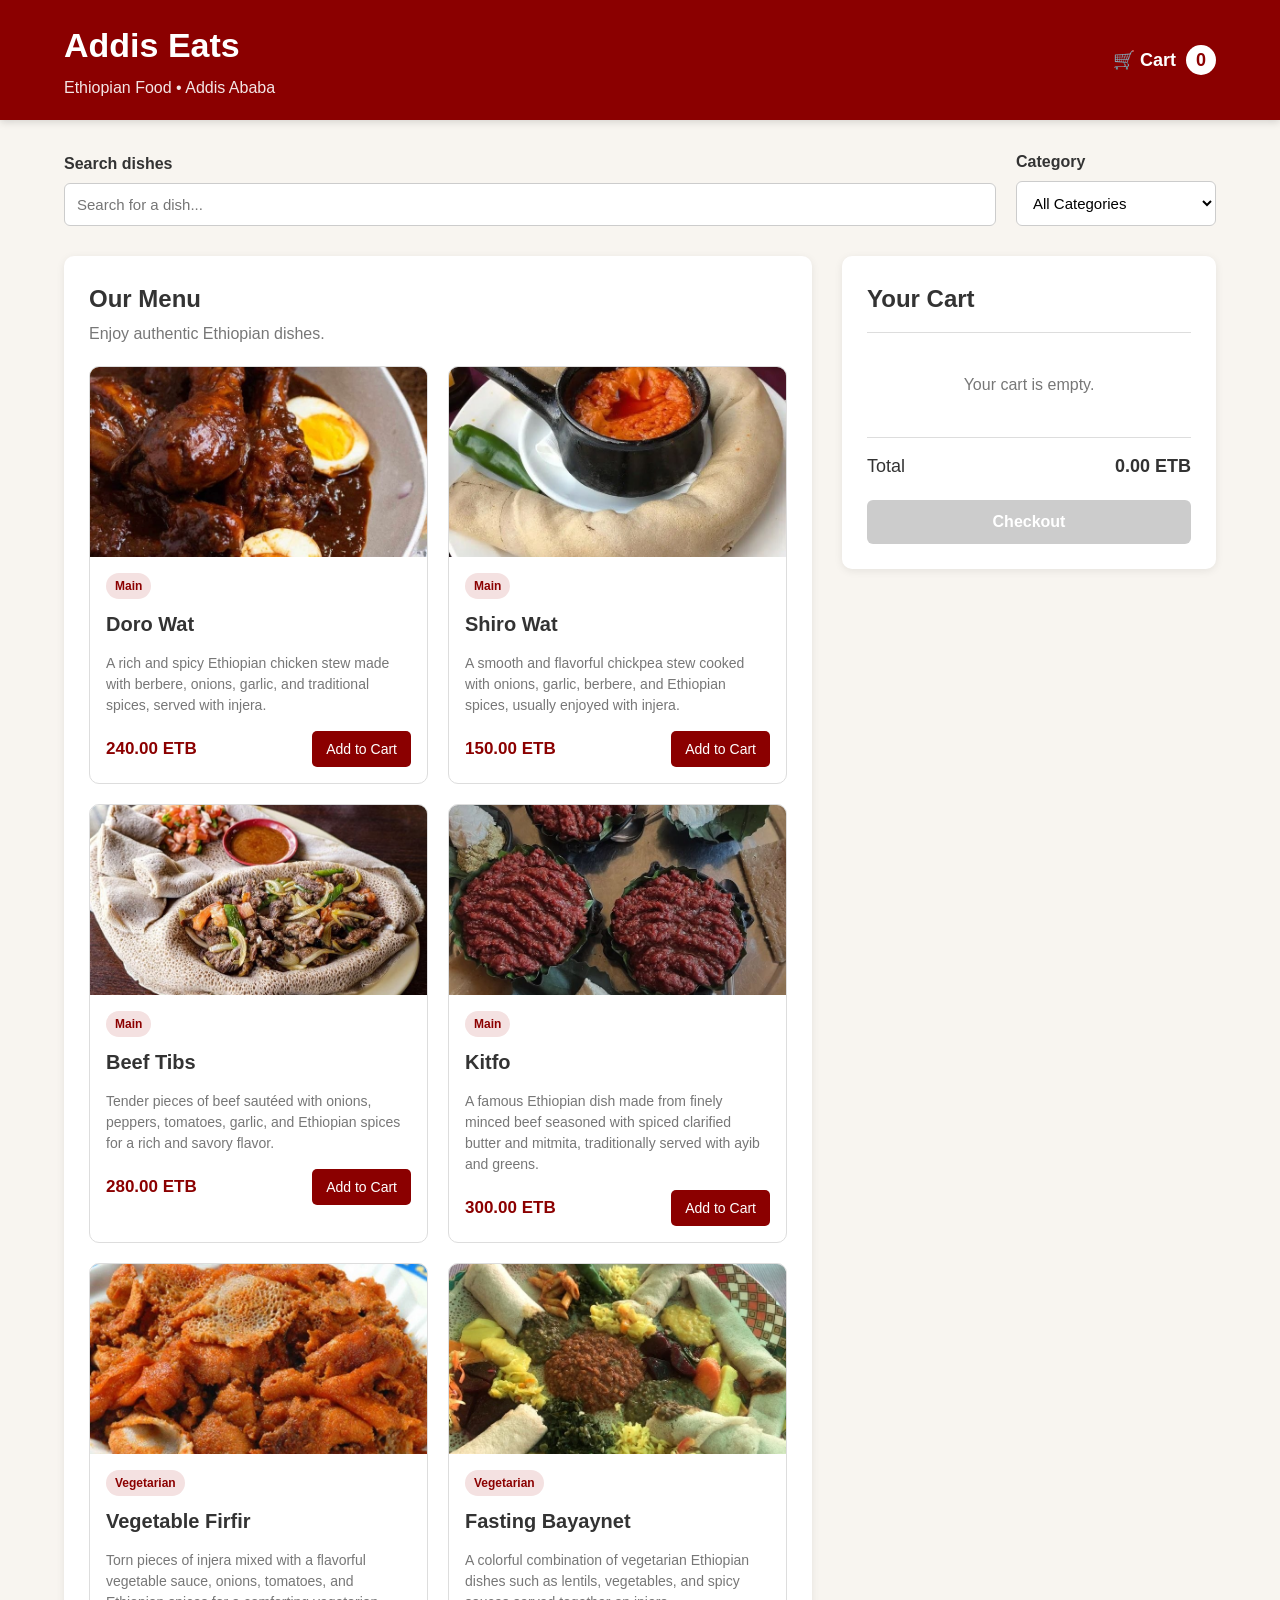
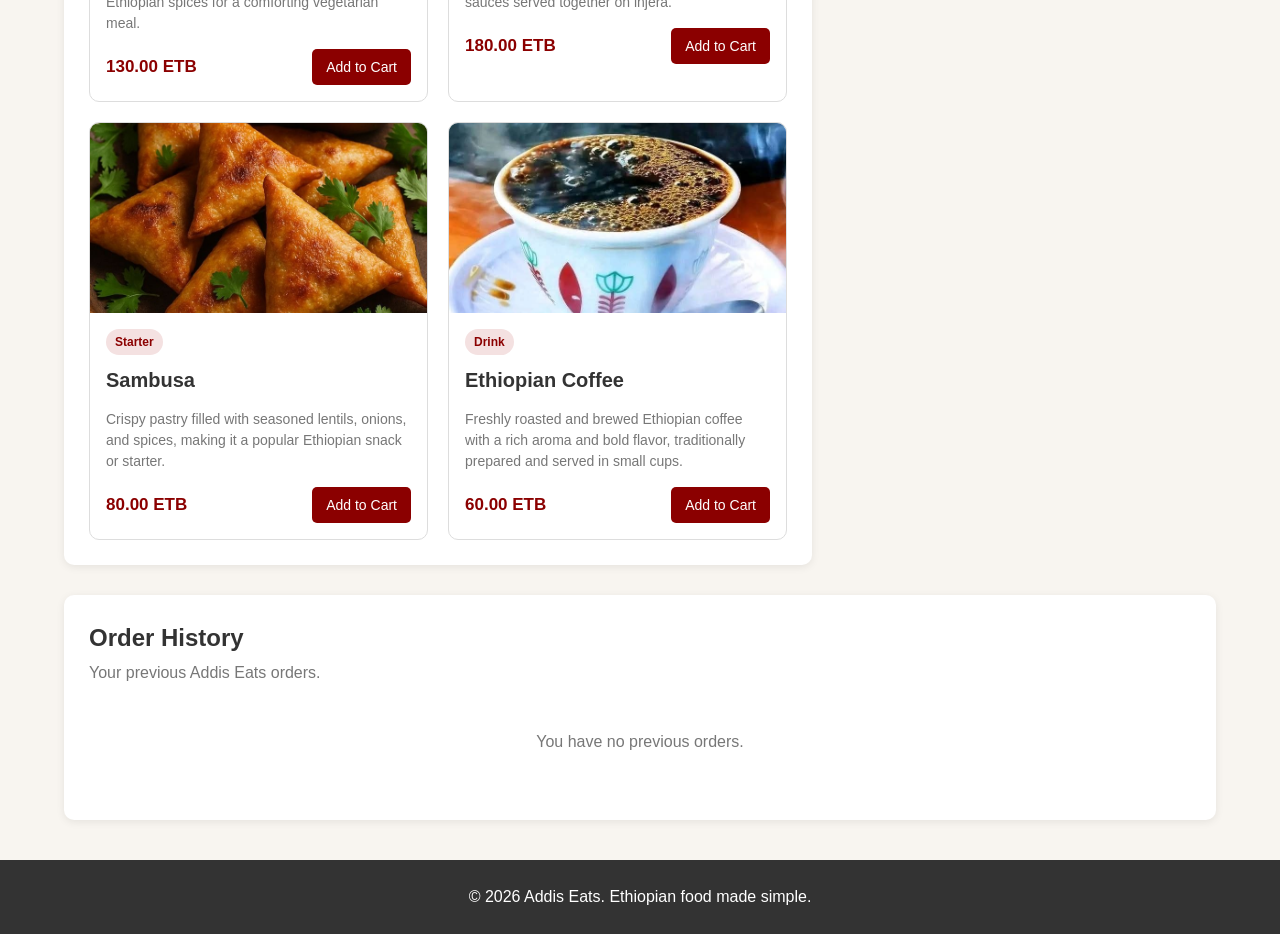
<file: practice/Addis-Eats/index.html>
<!DOCTYPE html>
<html lang="en">

<head>

    <meta charset="UTF-8">

    <meta
        name="viewport"
        content="width=device-width, initial-scale=1.0"
    >

    <title>Addis Eats</title>

    <link
        rel="stylesheet"
        href="styles.css"
    >

</head>


<body>


    <!-- =========================
         Header
    ========================== -->

    <header class="site-header">

        <div class="container header-content">

            <div>

                <h1>Addis Eats</h1>

                <p>
                    Ethiopian Food • Addis Ababa
                </p>

            </div>


            <div class="cart-summary">

                <span>🛒 Cart</span>

                <span
                    id="cart-count"
                    class="cart-count"
                >
                    0
                </span>

            </div>

        </div>

    </header>



    <main class="container">


        <!-- =========================
             Search and Filter
        ========================== -->

        <section class="controls">

            <div class="search-group">

                <label for="search">
                    Search dishes
                </label>

                <input
                    type="search"
                    id="search"
                    placeholder="Search for a dish..."
                >

            </div>


            <div class="category-group">

                <label for="category">
                    Category
                </label>

                <select id="category">

                    <option value="All">
                        All Categories
                    </option>

                </select>

            </div>

        </section>



        <!-- =========================
             Main Content
        ========================== -->

        <div class="app-layout">


            <!-- Menu -->

            <section class="menu-section">

                <div class="section-heading">

                    <div>

                        <h2>
                            Our Menu
                        </h2>

                        <p>
                            Enjoy authentic Ethiopian dishes.
                        </p>

                    </div>

                    <p id="menu-status"></p>

                </div>


                <div
                    id="menu-grid"
                    class="menu-grid"
                ></div>

            </section>



            <!-- Cart -->

            <aside class="cart-section">

                <div class="cart-header">

                    <h2>
                        Your Cart
                    </h2>

                </div>


                <div id="cart-items">

                    <p class="empty-cart">
                        Your cart is empty.
                    </p>

                </div>


                <div class="cart-total">

                    <span>
                        Total
                    </span>

                    <strong id="cart-total">
                        0.00 ETB
                    </strong>

                </div>


                <button
                    type="button"
                    id="checkout-button"
                    class="checkout-button"
                    disabled
                >
                    Checkout
                </button>

            </aside>

        </div>



        <!-- =========================
             Checkout
        ========================== -->

        <section
            id="checkout-section"
            class="checkout-section hidden"
        >

            <h2>
                Checkout
            </h2>

            <p class="section-description">
                Enter your information to complete your order.
            </p>


            <form id="checkout-form">


                <div class="form-group">

                    <label for="customer-name">
                        Full Name
                    </label>

                    <input
                        type="text"
                        id="customer-name"
                        placeholder="Enter your full name"
                        required
                    >

                </div>



                <div class="form-group">

                    <label for="customer-phone">
                        Phone Number
                    </label>

                    <input
                        type="tel"
                        id="customer-phone"
                        placeholder="09XXXXXXXX"
                        required
                    >

                    <small>
                        Example: 0912345678
                    </small>

                </div>



                <div class="form-group">

                    <label for="customer-address">
                        Delivery Address
                    </label>

                    <textarea
                        id="customer-address"
                        placeholder="Enter your delivery address"
                        rows="4"
                        required
                    ></textarea>

                </div>



                <p id="checkout-message"></p>


                <button
                    type="submit"
                    class="place-order-button"
                >
                    Place Order
                </button>

            </form>

        </section>



        <!-- =========================
             Order Confirmation
        ========================== -->

        <section
            id="order-confirmation"
            class="order-confirmation hidden"
        ></section>



        <!-- =========================
             Order History
        ========================== -->

        <section
            id="order-history"
            class="order-history"
        >

            <div class="section-heading">

                <div>

                    <h2>
                        Order History
                    </h2>

                    <p>
                        Your previous Addis Eats orders.
                    </p>

                </div>

            </div>


            <div id="order-history-list">

                <p class="empty-history">
                    You have no previous orders.
                </p>

            </div>

        </section>


    </main>



    <!-- =========================
         Footer
    ========================== -->

    <footer class="site-footer">

        <div class="container">

            <p>
                &copy; 2026 Addis Eats.
                Ethiopian food made simple.
            </p>

        </div>

    </footer>



    <script src="app.js"></script>

</body>

</html>
</file>
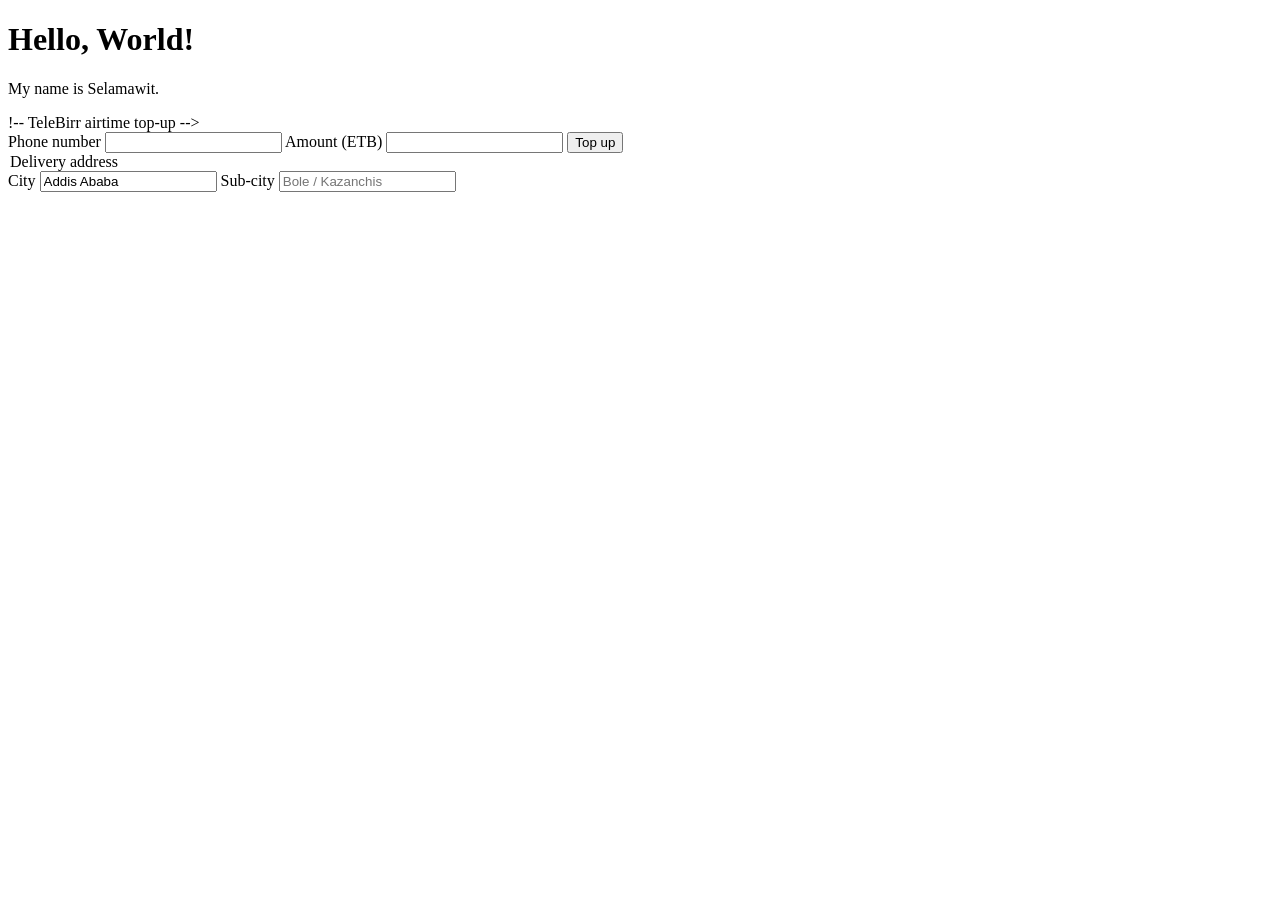
<file: practice/Day11/index.html>
<!DOCTYPE html>
<html>
<head>
    <title>My First Website</title>
</head>

<body>

    <h1>Hello, World!</h1>

    <p>My name is Selamawit.</p>

</body>
</html>
!-- TeleBirr airtime top-up -->
<form action="/topup" method="post">
<label for="phone">Phone number</label>
<input id="phone" name="msisdn"
type="tel" required>
<label for="amt">Amount (ETB)</label>
<input id="amt" name="amount"
type="number" min="10">
<button type="submit">Top up</button>
</form
<fieldset>
<legend>Delivery address</legend>
<label for="city">City</label>
<input id="city" name="city"
value="Addis Ababa">
<label for="area">Sub-city</label>
<input id="area" name="area"
placeholder="Bole / Kazanchis">
</fieldset>
<!-- label.for === input.id --
</file>
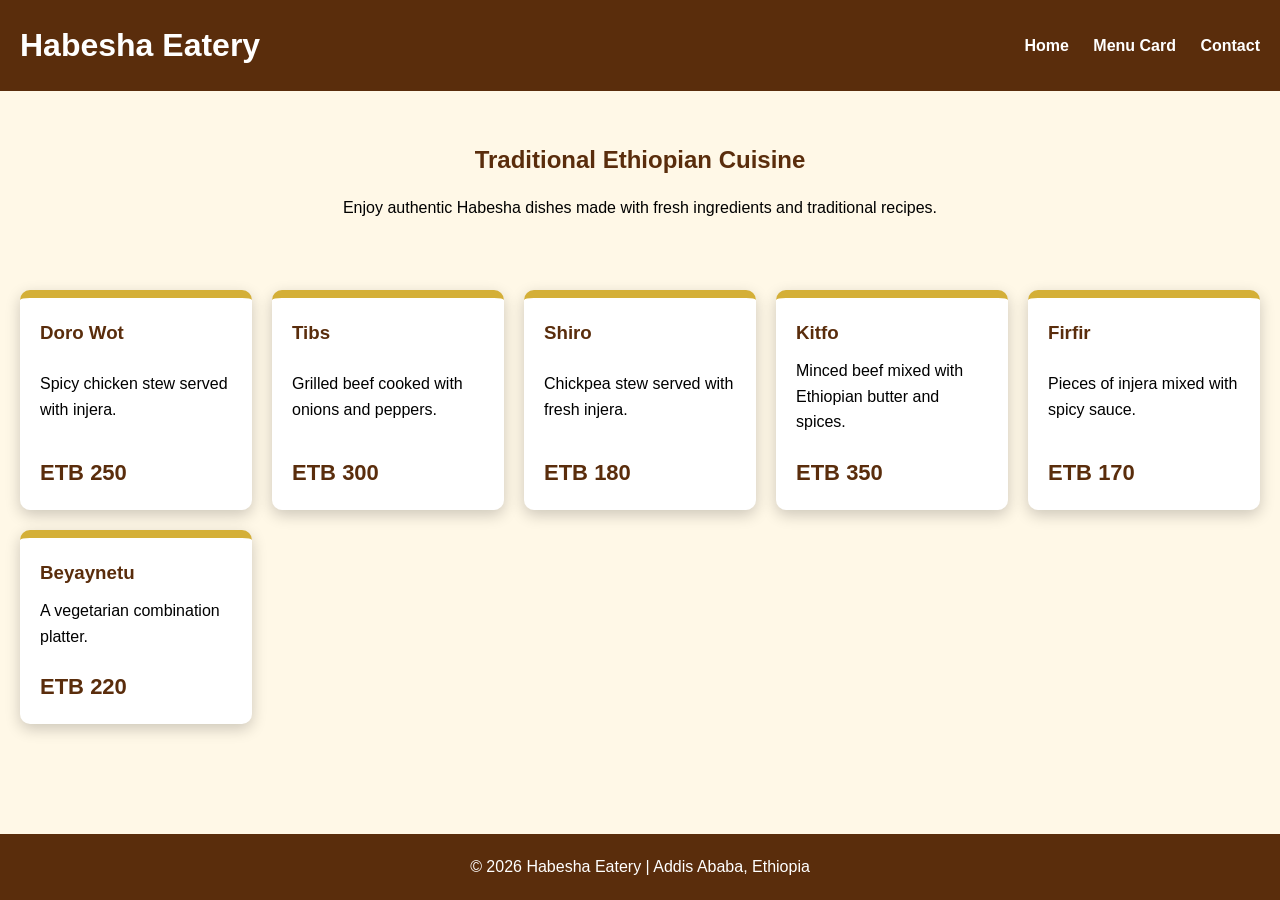
<file: practice/Day14/index.html>
<!DOCTYPE html>
<html lang="en">
<head>
    <meta charset="UTF-8">
    <meta name="viewport" content="width=device-width, initial-scale=1.0">
    <title>Habesha Eatery</title>
    <link rel="stylesheet" href="styles.css">
</head>

<body>

<div class="page">

    <header class="navbar">

        <h1>Habesha Eatery</h1>

        <nav>
            <a href="../Day12/index.html">Home</a>
            <a href="../Day13/menu.html">Menu Card</a>
            <a href="#">Contact</a>
        </nav>

    </header>

    <main>

        <section class="hero">

            <h2>Traditional Ethiopian Cuisine</h2>

            <p>
                Enjoy authentic Habesha dishes made with fresh ingredients
                and traditional recipes.
            </p>

        </section>

        <section class="menu">

            <div class="card">
                <h3>Doro Wot</h3>
                <p>Spicy chicken stew served with injera.</p>
                <span class="price">250</span>
            </div>

            <div class="card">
                <h3>Tibs</h3>
                <p>Grilled beef cooked with onions and peppers.</p>
                <span class="price">300</span>
            </div>

            <div class="card">
                <h3>Shiro</h3>
                <p>Chickpea stew served with fresh injera.</p>
                <span class="price">180</span>
            </div>

            <div class="card">
                <h3>Kitfo</h3>
                <p>Minced beef mixed with Ethiopian butter and spices.</p>
                <span class="price">350</span>
            </div>

            <div class="card">
                <h3>Firfir</h3>
                <p>Pieces of injera mixed with spicy sauce.</p>
                <span class="price">170</span>
            </div>

            <div class="card">
                <h3>Beyaynetu</h3>
                <p>A vegetarian combination platter.</p>
                <span class="price">220</span>
            </div>

        </section>

    </main>

    <footer>

        <p>© 2026 Habesha Eatery | Addis Ababa, Ethiopia</p>

    </footer>

</div>

</body>
</html>
</file>
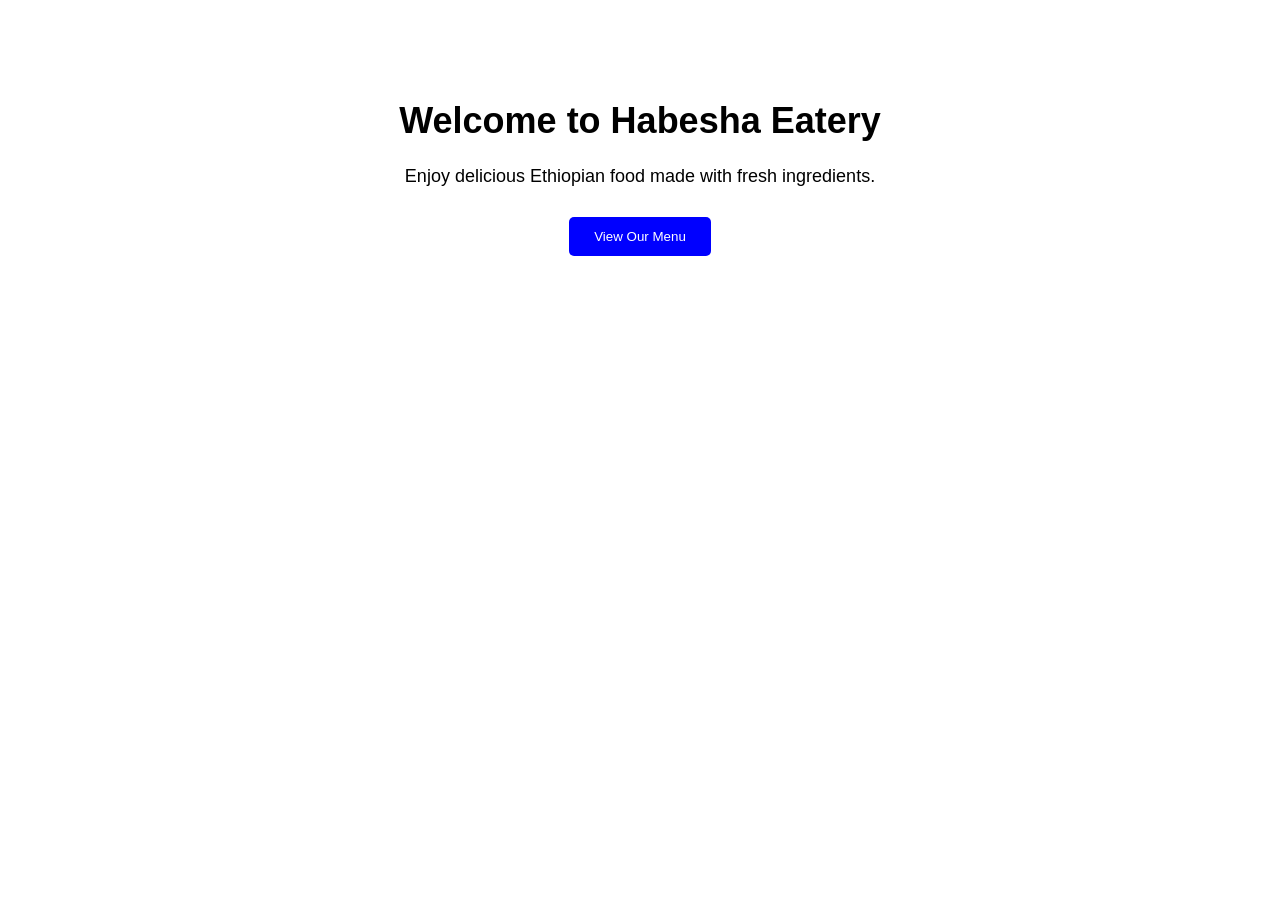
<file: practice/Day15/index.html>
<!DOCTYPE html>
<html lang="en">
<head>
    <meta charset="UTF-8">
    <meta name="viewport" content="width=device-width, initial-scale=1.0">
    <title>Habesha Eatery</title>

    <link rel="stylesheet" href="style.css">
</head>

<body>

    <h1>Welcome to Habesha Eatery</h1>

    <p>
        Enjoy delicious Ethiopian food made with fresh ingredients.
    </p>

    <button class="my-button">View Our Menu</button>

</body>
</html>
</file>
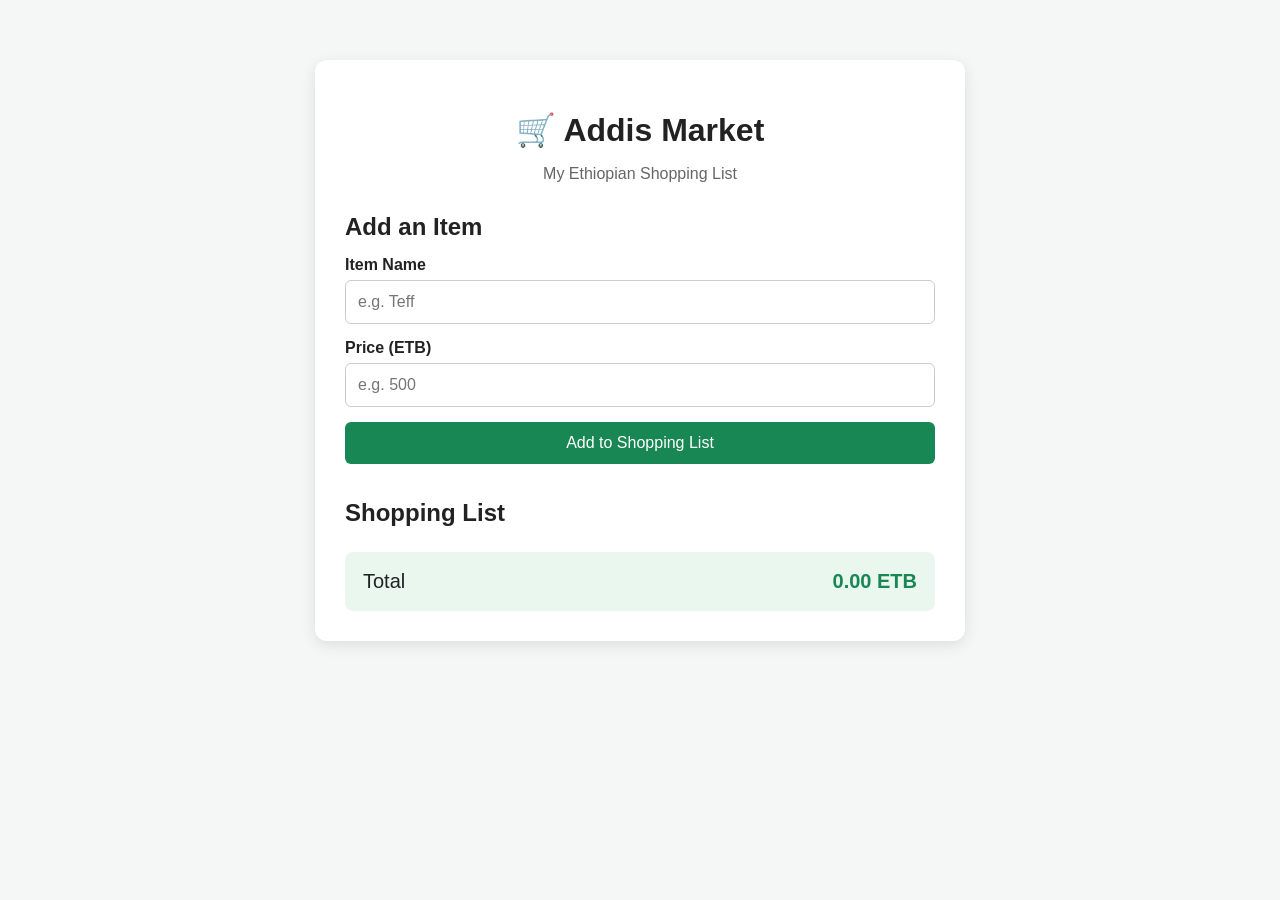
<file: practice/Day19/index.html>
<!DOCTYPE html>
<html lang="en">
<head>
    <meta charset="UTF-8">
    <meta name="viewport" content="width=device-width, initial-scale=1.0">

    <title>Addis Market Shopping List</title>

    <link rel="stylesheet" href="styles.css">
</head>

<body>

    <main class="container">

        <header>
            <h1>🛒 Addis Market</h1>
            <p>My Ethiopian Shopping List</p>
        </header>


        <!-- ADD ITEM FORM -->

        <section class="form-section">

            <h2>Add an Item</h2>

            <form id="add-form">

                <div class="input-group">

                    <label for="name">
                        Item Name
                    </label>

                    <input
                        type="text"
                        id="name"
                        placeholder="e.g. Teff"
                    >

                </div>


                <div class="input-group">

                    <label for="price">
                        Price (ETB)
                    </label>

                    <input
                        type="number"
                        id="price"
                        placeholder="e.g. 500"
                        min="0.01"
                        step="0.01"
                    >

                </div>


                <button type="submit">
                    Add to Shopping List
                </button>

            </form>

        </section>


        <!-- SHOPPING LIST -->

        <section class="shopping-section">

            <h2>Shopping List</h2>

            <ul id="list"></ul>

        </section>


        <!-- TOTAL -->

        <section class="total-section">

            <span>Total</span>

            <strong id="total">
                0.00 ETB
            </strong>

        </section>

    </main>


    <script src="app.js"></script>

</body>
</html>
</file>
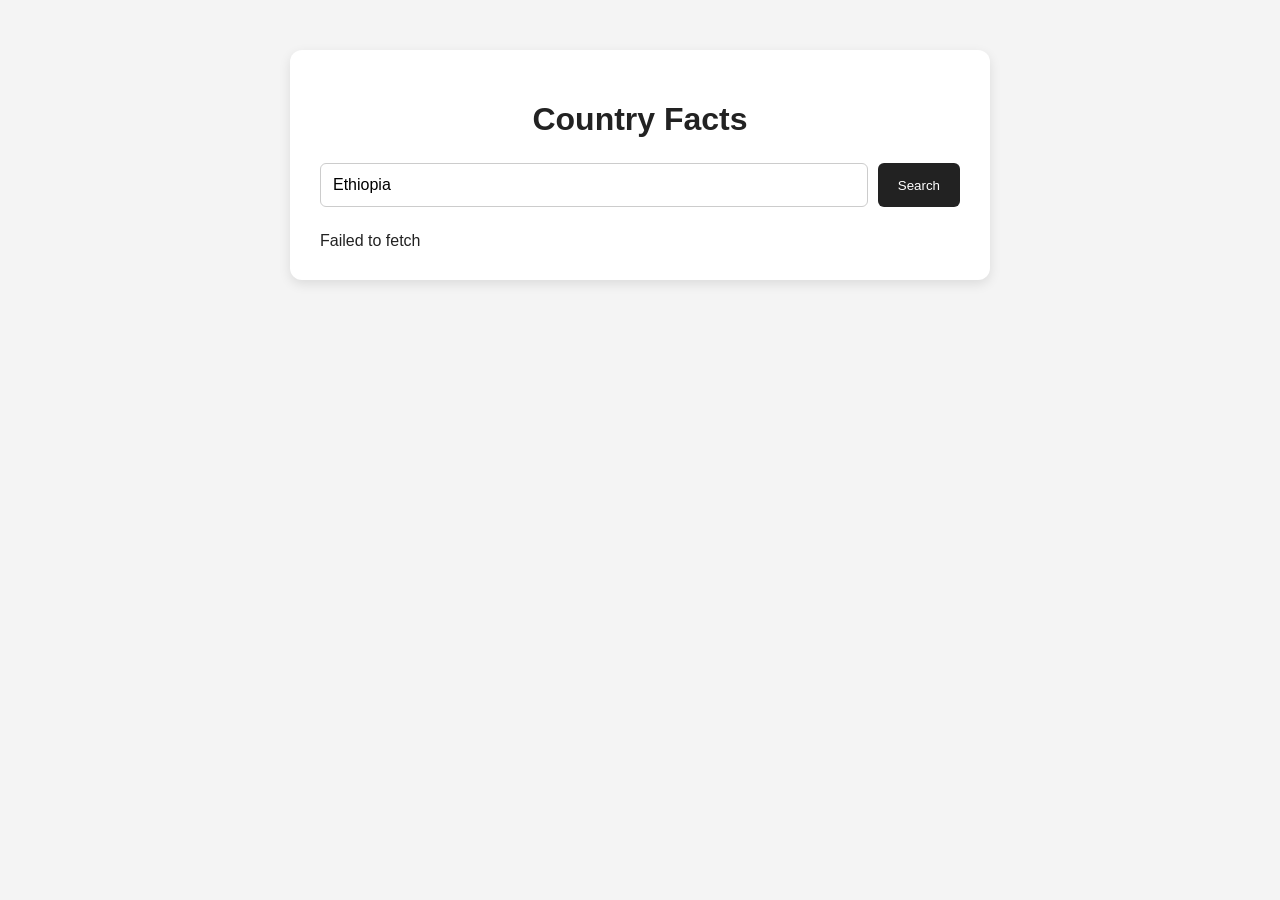
<file: practice/Day20/index.html>
<!DOCTYPE html>
<html lang="en">
<head>
    <meta charset="UTF-8">
    <meta name="viewport" content="width=device-width, initial-scale=1.0">
    <title>Country Facts</title>
    <link rel="stylesheet" href="styles.css">
</head>
<body>

    <main class="container">
        <h1>Country Facts</h1>

        <form id="searchForm">
            <input
                type="text"
                id="countryInput"
                placeholder="Enter country name"
                value="Ethiopia"
                required
            >

            <button type="submit">Search</button>
        </form>

        <section id="facts">
            <p>Loading...</p>
        </section>
    </main>

    <script src="app.js"></script>
</body>
</html>
</file>
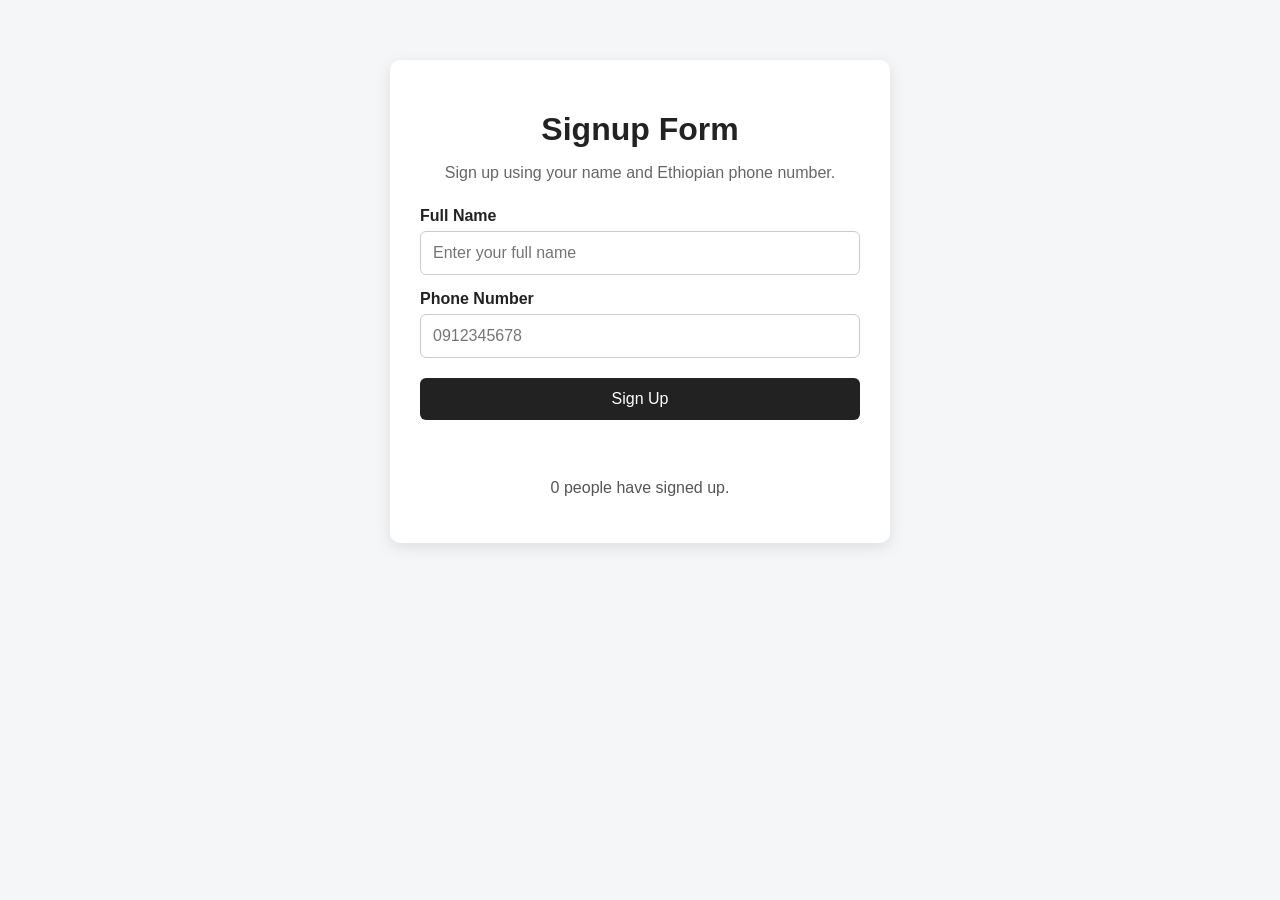
<file: practice/Day21/index.html>
<!DOCTYPE html>
<html lang="en">
<head>
    <meta charset="UTF-8">
    <meta name="viewport" content="width=device-width, initial-scale=1.0">
    <title>Signup Form</title>

    <style>
        * {
            box-sizing: border-box;
        }

        body {
            margin: 0;
            font-family: Arial, sans-serif;
            background: #f4f6f8;
            color: #222;
        }

        .container {
            width: 90%;
            max-width: 500px;
            margin: 60px auto;
            background: white;
            padding: 30px;
            border-radius: 10px;
            box-shadow: 0 4px 15px rgba(0, 0, 0, 0.1);
        }

        h1 {
            text-align: center;
            margin-bottom: 10px;
        }

        .description {
            text-align: center;
            color: #666;
            margin-bottom: 25px;
        }

        label {
            display: block;
            margin-top: 15px;
            margin-bottom: 6px;
            font-weight: bold;
        }

        input {
            width: 100%;
            padding: 12px;
            border: 1px solid #ccc;
            border-radius: 6px;
            font-size: 16px;
        }

        button {
            width: 100%;
            padding: 12px;
            margin-top: 20px;
            border: none;
            border-radius: 6px;
            background: #222;
            color: white;
            font-size: 16px;
            cursor: pointer;
        }

        button:hover {
            background: #444;
        }

        #error {
            min-height: 24px;
            margin-top: 15px;
            color: #c62828;
            font-weight: bold;
        }

        #count {
            margin-top: 20px;
            text-align: center;
            color: #555;
        }
    </style>
</head>

<body>

    <main class="container">

        <h1>Signup Form</h1>

        <p class="description">
            Sign up using your name and Ethiopian phone number.
        </p>

        <form id="signup-form">

            <label for="name">Full Name</label>
            <input
                type="text"
                id="name"
                placeholder="Enter your full name"
            >

            <label for="phone">Phone Number</label>
            <input
                type="tel"
                id="phone"
                placeholder="0912345678"
            >

            <button type="submit">Sign Up</button>

            <p id="error"></p>

        </form>

        <p id="count">0 people have signed up.</p>

    </main>

    <script src="app.js"></script>

</body>
</html>
</file>
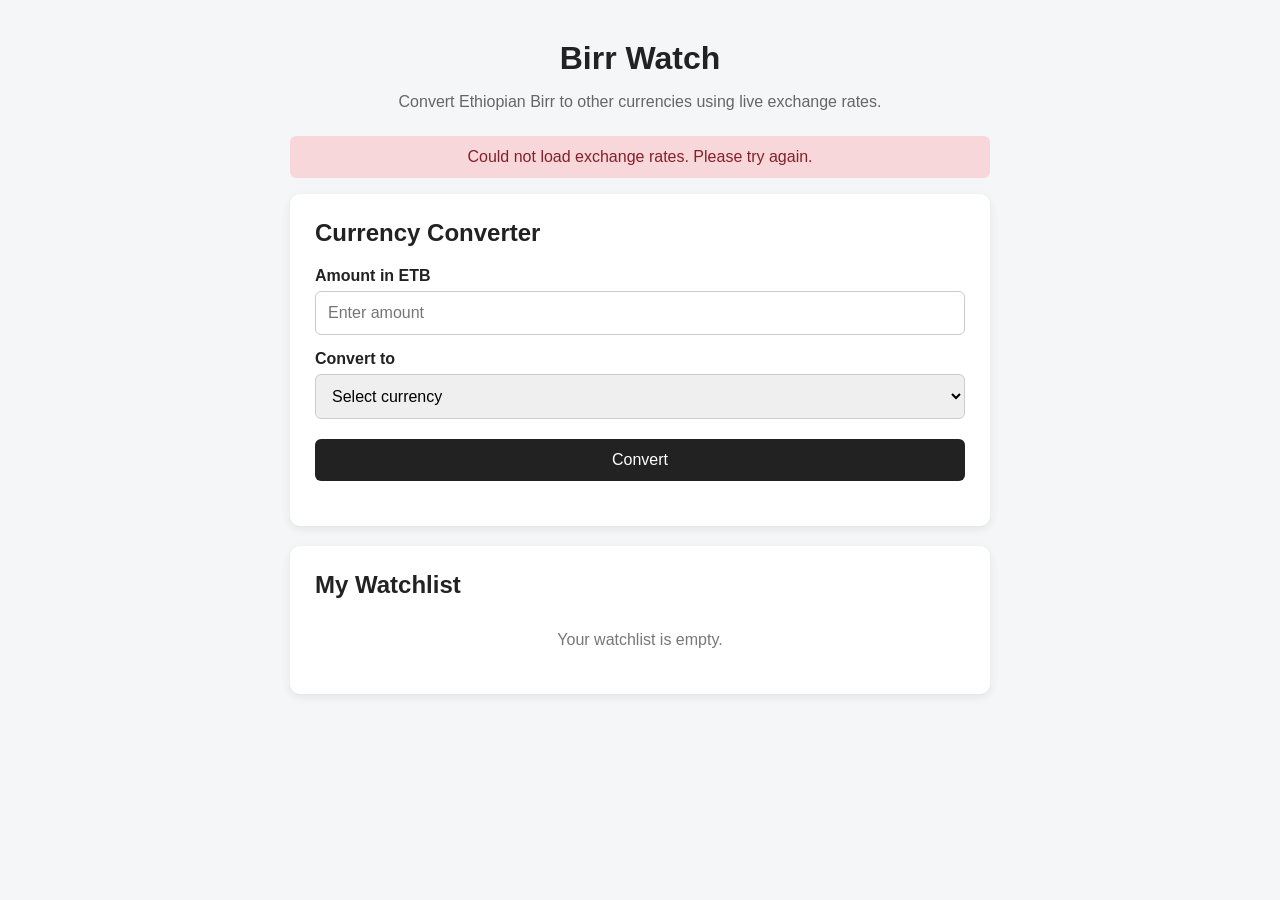
<file: practice/Day22/index.html>
<!DOCTYPE html>
<html lang="en">
<head>
    <meta charset="UTF-8">
    <meta name="viewport" content="width=device-width, initial-scale=1.0">
    <title>Birr Watch</title>
    <link rel="stylesheet" href="styles.css">
</head>
<body>

    <main class="container">

        <header>
            <h1>Birr Watch</h1>
            <p>Convert Ethiopian Birr to other currencies using live exchange rates.</p>
        </header>

        <!-- Status -->
        <p id="status" class="status">Loading rates...</p>

        <!-- Converter -->
        <section class="card">
            <h2>Currency Converter</h2>

            <form id="convert-form">

                <label for="amount">Amount in ETB</label>
                <input
                    type="number"
                    id="amount"
                    min="0"
                    step="0.01"
                    placeholder="Enter amount"
                    required
                >

                <label for="currency">Convert to</label>
                <select id="currency" required>
                    <option value="">Select currency</option>
                </select>

                <button type="submit">Convert</button>

            </form>

            <p id="result" class="result"></p>
        </section>

        <!-- Watchlist -->
        <section class="card">
            <h2>My Watchlist</h2>

            <ul id="watchlist">
                <li class="empty">Your watchlist is empty.</li>
            </ul>
        </section>

    </main>

    <script src="app.js"></script>
</body>
</html>
</file>
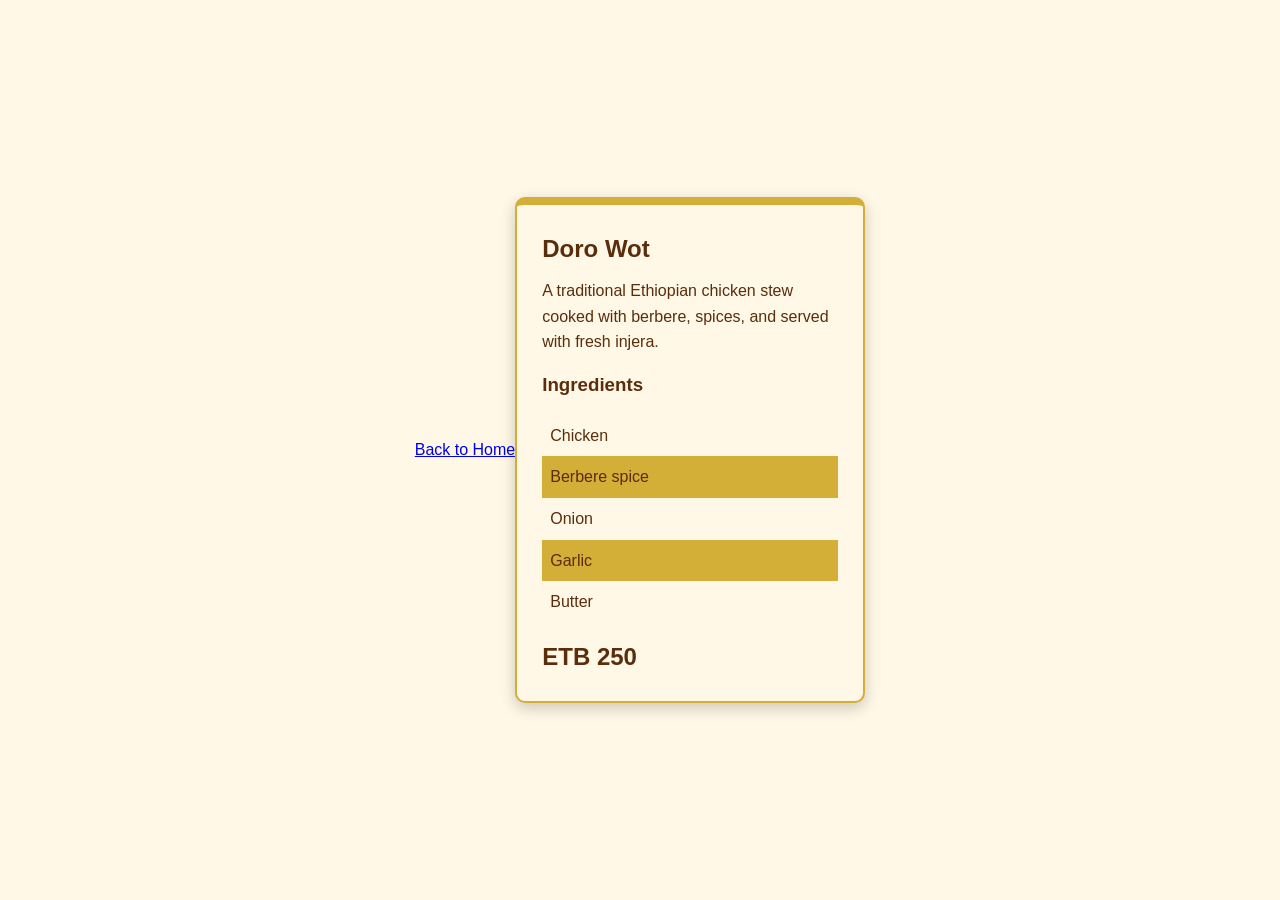
<file: practice/Day13/menu.html>
<!DOCTYPE html>
<html lang="en">
<head>
    <meta charset="UTF-8">
    <meta name="viewport" content="width=device-width, initial-scale=1.0">
    <title>Habesha Eatery Menu</title>
    <link rel="stylesheet" href="styles.css">
</head>

<body>
<a href="../Day12/index.html">Back to Home</a>
    <div class="menu-card">

        <h2>Doro Wot</h2>

        <p class="description">
            A traditional Ethiopian chicken stew cooked with berbere,
            spices, and served with fresh injera.
        </p>

        <h3>Ingredients</h3>

        <ul class="ingredients">
            <li>Chicken</li>
            <li>Berbere spice</li>
            <li>Onion</li>
            <li>Garlic</li>
            <li>Butter</li>
        </ul>

        <p class="price">250</p>

    </div>

</body>
</html>
</file>
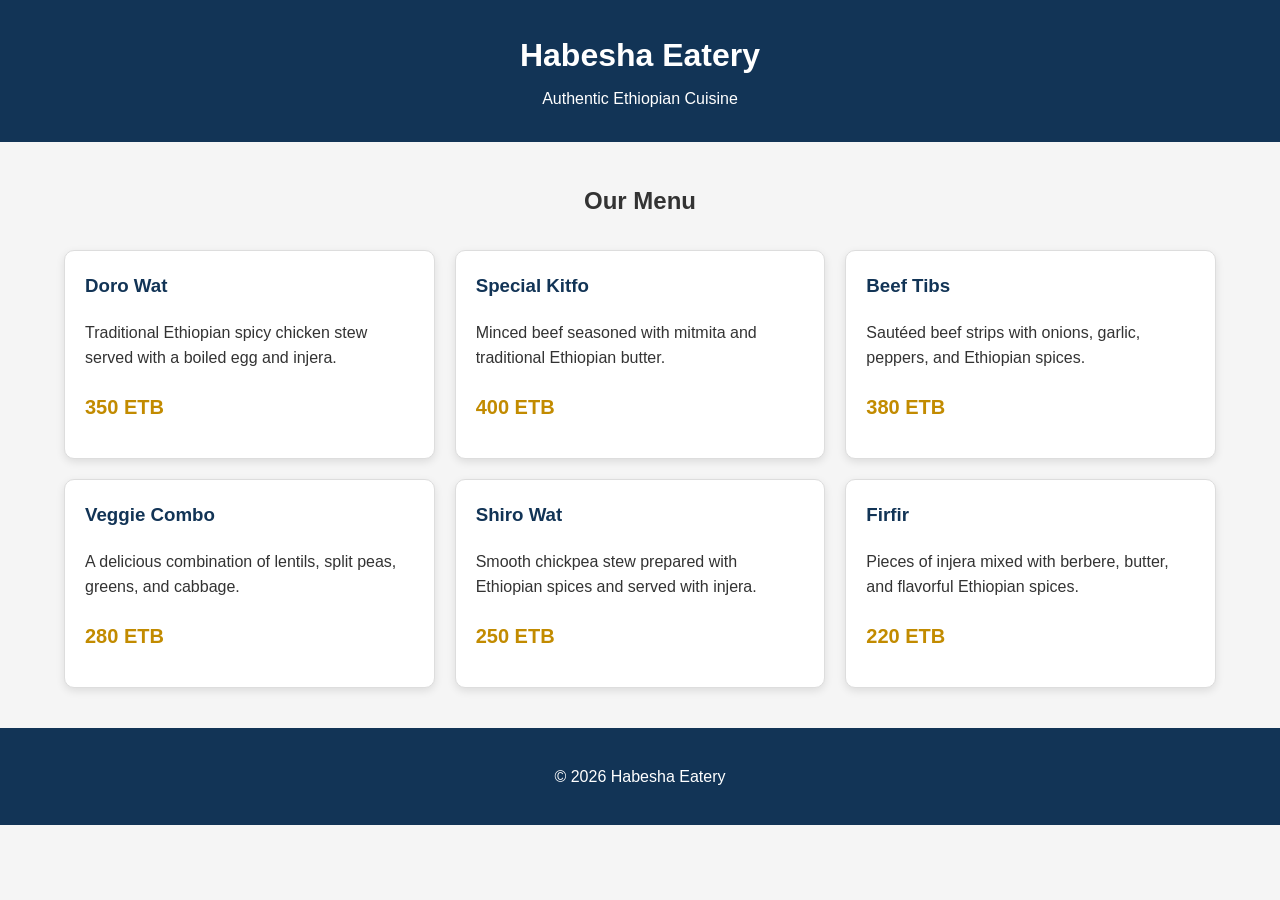
<file: practice/Day15/menu.html>
<!DOCTYPE html>
<html lang="en">

<head>
    <meta charset="UTF-8">
    <meta name="viewport" content="width=device-width, initial-scale=1.0">

    <title>Habesha Eatery Menu</title>

    <link rel="stylesheet" href="menu.css">
</head>

<body>

    <header>
        <h1>Habesha Eatery</h1>
        <p>Authentic Ethiopian Cuisine</p>
    </header>

    <main>

        <section class="menu-section">

            <h2>Our Menu</h2>

            <div class="menu-grid">

                <!-- Card 1 -->
                <article class="menu-card">
                    <h3>Doro Wat</h3>

                    <p>
                        Traditional Ethiopian spicy chicken stew
                        served with a boiled egg and injera.
                    </p>

                    <p class="price">350 ETB</p>
                </article>

                <!-- Card 2 -->
                <article class="menu-card">
                    <h3>Special Kitfo</h3>

                    <p>
                        Minced beef seasoned with mitmita and
                        traditional Ethiopian butter.
                    </p>

                    <p class="price">400 ETB</p>
                </article>

                <!-- Card 3 -->
                <article class="menu-card">
                    <h3>Beef Tibs</h3>

                    <p>
                        Sautéed beef strips with onions, garlic,
                        peppers, and Ethiopian spices.
                    </p>

                    <p class="price">380 ETB</p>
                </article>

                <!-- Card 4 -->
                <article class="menu-card">
                    <h3>Veggie Combo</h3>

                    <p>
                        A delicious combination of lentils,
                        split peas, greens, and cabbage.
                    </p>

                    <p class="price">280 ETB</p>
                </article>

                <!-- Card 5 -->
                <article class="menu-card">
                    <h3>Shiro Wat</h3>

                    <p>
                        Smooth chickpea stew prepared with
                        Ethiopian spices and served with injera.
                    </p>

                    <p class="price">250 ETB</p>
                </article>

                <!-- Card 6 -->
                <article class="menu-card">
                    <h3>Firfir</h3>

                    <p>
                        Pieces of injera mixed with berbere,
                        butter, and flavorful Ethiopian spices.
                    </p>

                    <p class="price">220 ETB</p>
                </article>

            </div>

        </section>

    </main>

    <footer>
        <p>&copy; 2026 Habesha Eatery</p>
    </footer>

</body>

</html>
</file>
<file: practice/Addis-Eats/styles.css>
/* =========================
   General Styles
========================= */

* {
    box-sizing: border-box;
}

html {
    scroll-behavior: smooth;
}

body {
    margin: 0;
    font-family: Arial, sans-serif;
    background-color: #f8f5f0;
    color: #333;
    line-height: 1.5;
}

.container {
    width: 90%;
    max-width: 1200px;
    margin: 0 auto;
}


/* =========================
   Header
========================= */

.site-header {
    background-color: #8b0000;
    color: white;
    padding: 20px 0;
    box-shadow: 0 2px 8px rgba(0, 0, 0, 0.15);
}

.header-content {
    display: flex;
    justify-content: space-between;
    align-items: center;
}

.site-header h1 {
    margin: 0;
    font-size: 34px;
}

.site-header p {
    margin: 5px 0 0;
    opacity: 0.9;
}

.cart-summary {
    display: flex;
    align-items: center;
    gap: 10px;
    font-size: 18px;
    font-weight: bold;
}

.cart-count {
    min-width: 30px;
    height: 30px;
    padding: 4px 8px;
    display: flex;
    justify-content: center;
    align-items: center;
    border-radius: 50%;
    background-color: white;
    color: #8b0000;
}


/* =========================
   Search and Filter
========================= */

.controls {
    display: flex;
    align-items: end;
    gap: 20px;
    padding: 30px 0;
    flex-wrap: wrap;
}

.search-group,
.category-group {
    display: flex;
    flex-direction: column;
    gap: 7px;
}

.search-group {
    flex: 1;
    min-width: 250px;
}

.category-group {
    min-width: 200px;
}

.controls label {
    font-weight: bold;
}

.controls input,
.controls select {
    padding: 12px;
    border: 1px solid #ccc;
    border-radius: 6px;
    font-size: 15px;
    background-color: white;
}

.controls input:focus,
.controls select:focus,
.form-group input:focus,
.form-group textarea:focus {
    outline: none;
    border-color: #8b0000;
    box-shadow: 0 0 0 2px rgba(139, 0, 0, 0.1);
}


/* =========================
   Main Layout
========================= */

.app-layout {
    display: grid;
    grid-template-columns: 2fr 1fr;
    gap: 30px;
}

.menu-section,
.cart-section,
.checkout-section,
.order-history {
    background-color: white;
    padding: 25px;
    border-radius: 10px;
    box-shadow: 0 2px 8px rgba(0, 0, 0, 0.08);
}

.cart-section {
    height: fit-content;
    position: sticky;
    top: 20px;
}

.section-heading {
    display: flex;
    justify-content: space-between;
    align-items: center;
    gap: 15px;
    margin-bottom: 20px;
}

.section-heading h2,
.cart-header h2 {
    margin-top: 0;
    margin-bottom: 5px;
}

.section-heading p {
    margin: 0;
    color: #777;
}

#menu-status {
    font-size: 14px;
}


/* =========================
   Menu
========================= */

.menu-grid {
    display: grid;
    grid-template-columns: repeat(2, 1fr);
    gap: 20px;
}

.menu-card {
    border: 1px solid #ddd;
    border-radius: 10px;
    overflow: hidden;
    background-color: #fff;
    transition: transform 0.2s, box-shadow 0.2s;
}

.menu-card:hover {
    transform: translateY(-3px);
    box-shadow: 0 5px 15px rgba(0, 0, 0, 0.1);
}

.menu-card img {
    width: 100%;
    height: 190px;
    object-fit: cover;
    display: block;
}

.menu-card-content {
    padding: 16px;
}

.category-badge {
    display: inline-block;
    padding: 4px 9px;
    border-radius: 20px;
    background-color: #f4e1e1;
    color: #8b0000;
    font-size: 12px;
    font-weight: bold;
}

.menu-card h3 {
    margin: 10px 0 5px;
    font-size: 20px;
}

.food-description {
    color: #777;
    font-size: 14px;
    min-height: 22px;
}

.menu-card-bottom {
    display: flex;
    align-items: center;
    justify-content: space-between;
    gap: 10px;
    margin-top: 15px;
}

.menu-card-bottom strong {
    font-size: 17px;
    color: #8b0000;
}

.menu-card button {
    padding: 10px 14px;
    border: none;
    border-radius: 5px;
    background-color: #8b0000;
    color: white;
    cursor: pointer;
    font-size: 14px;
    transition: background-color 0.2s;
}

.menu-card button:hover {
    background-color: #a52a2a;
}

.no-results {
    grid-column: 1 / -1;
    text-align: center;
    padding: 40px 20px;
    color: #777;
}


/* =========================
   Cart
========================= */

.cart-header {
    border-bottom: 1px solid #ddd;
    padding-bottom: 10px;
}

#cart-items {
    margin: 20px 0;
}

.empty-cart {
    color: #777;
    text-align: center;
    padding: 20px 0;
}

.cart-item {
    display: flex;
    justify-content: space-between;
    align-items: center;
    gap: 15px;
    padding: 15px 0;
    border-bottom: 1px solid #eee;
}

.cart-item-info {
    flex: 1;
}

.cart-item p {
    margin: 5px 0;
    color: #666;
    font-size: 14px;
}

.item-price {
    white-space: nowrap;
}

.cart-controls {
    display: flex;
    align-items: center;
    flex-wrap: wrap;
    gap: 7px;
    margin-top: 10px;
}

.quantity-button {
    width: 30px;
    height: 30px;
    border: none;
    border-radius: 4px;
    background-color: #8b0000;
    color: white;
    font-size: 18px;
    cursor: pointer;
}

.quantity-button:hover {
    background-color: #a52a2a;
}

.quantity {
    min-width: 20px;
    text-align: center;
    font-weight: bold;
}

.remove-button {
    padding: 6px 10px;
    border: none;
    border-radius: 4px;
    background-color: #555;
    color: white;
    cursor: pointer;
}

.remove-button:hover {
    background-color: #333;
}


/* =========================
   Cart Total
========================= */

.cart-total {
    display: flex;
    justify-content: space-between;
    border-top: 1px solid #ddd;
    padding-top: 15px;
    margin-top: 15px;
    font-size: 18px;
}


/* =========================
   Checkout Button
========================= */

.checkout-button {
    width: 100%;
    padding: 13px;
    margin-top: 20px;
    border: none;
    border-radius: 6px;
    background-color: #8b0000;
    color: white;
    font-size: 16px;
    font-weight: bold;
    cursor: pointer;
}

.checkout-button:hover {
    background-color: #a52a2a;
}

.checkout-button:disabled {
    background-color: #ccc;
    cursor: not-allowed;
}


/* =========================
   Checkout Form
========================= */

.checkout-section {
    margin-top: 30px;
}

.checkout-section.hidden,
.order-confirmation.hidden {
    display: none;
}

.section-description {
    color: #777;
    margin-top: -5px;
    margin-bottom: 25px;
}

.form-group {
    margin-bottom: 18px;
}

.form-group label {
    display: block;
    margin-bottom: 6px;
    font-weight: bold;
}

.form-group input,
.form-group textarea {
    width: 100%;
    padding: 12px;
    border: 1px solid #ccc;
    border-radius: 6px;
    font-size: 15px;
    font-family: inherit;
}

.form-group textarea {
    resize: vertical;
}

.form-group small {
    display: block;
    margin-top: 5px;
    color: #777;
}

.place-order-button {
    width: 100%;
    padding: 13px;
    border: none;
    border-radius: 6px;
    background-color: #8b0000;
    color: white;
    font-size: 16px;
    font-weight: bold;
    cursor: pointer;
}

.place-order-button:hover {
    background-color: #a52a2a;
}

#checkout-message {
    margin-bottom: 15px;
    font-weight: bold;
}

.error-message {
    color: #b00020;
}


/* =========================
   Order Confirmation
========================= */

.order-confirmation {
    margin-top: 30px;
}

.confirmation-box {
    max-width: 750px;
    margin: 0 auto;
    padding: 35px;
    background-color: white;
    border-radius: 12px;
    box-shadow: 0 3px 15px rgba(0, 0, 0, 0.1);
    text-align: center;
}

.success-icon {
    width: 65px;
    height: 65px;
    margin: 0 auto 15px;
    display: flex;
    align-items: center;
    justify-content: center;
    border-radius: 50%;
    background-color: #e8f5e9;
    color: #2e7d32;
    font-size: 35px;
    font-weight: bold;
}

.confirmation-box h2 {
    margin-bottom: 10px;
    color: #2e7d32;
}

.confirmation-thanks {
    color: #555;
}

.order-number {
    margin: 25px 0;
    padding: 15px;
    border-radius: 8px;
    background-color: #f8f5f0;
}

.order-number span {
    display: block;
    color: #777;
    font-size: 14px;
}

.order-number strong {
    display: block;
    margin-top: 5px;
    color: #8b0000;
    font-size: 22px;
}

.confirmation-details,
.delivery-details {
    margin-top: 25px;
    padding: 20px;
    border: 1px solid #eee;
    border-radius: 8px;
    text-align: left;
}

.confirmation-details h3,
.delivery-details h3 {
    margin-top: 0;
}

.confirmation-item {
    display: flex;
    justify-content: space-between;
    gap: 15px;
    padding: 12px 0;
    border-bottom: 1px solid #eee;
}

.confirmation-total {
    display: flex;
    justify-content: space-between;
    margin-top: 15px;
    padding-top: 15px;
    font-size: 19px;
}

.confirmation-total strong {
    color: #8b0000;
}

.delivery-details p {
    margin: 8px 0;
}

.back-menu-button {
    width: 100%;
    margin-top: 25px;
    padding: 13px;
    border: none;
    border-radius: 6px;
    background-color: #8b0000;
    color: white;
    font-size: 16px;
    font-weight: bold;
    cursor: pointer;
}

.back-menu-button:hover {
    background-color: #a52a2a;
}


/* =========================
   Order History
========================= */

.order-history {
    margin-top: 30px;
}

.empty-history {
    text-align: center;
    padding: 25px;
    color: #777;
}

.order-history-card {
    margin-bottom: 20px;
    padding: 20px;
    border: 1px solid #ddd;
    border-radius: 8px;
    background-color: #fff;
}

.order-history-header {
    display: flex;
    justify-content: space-between;
    align-items: center;
    gap: 15px;
    padding-bottom: 15px;
    border-bottom: 1px solid #eee;
}

.order-history-header h3 {
    margin: 0;
    color: #8b0000;
}

.order-history-header small {
    color: #777;
}

.order-items {
    margin: 15px 0;
    padding-left: 20px;
}

.order-items li {
    padding: 6px 0;
}

.order-items li span {
    float: right;
    font-weight: bold;
}

.order-history-card p {
    color: #555;
}


/* =========================
   Footer
========================= */

.site-footer {
    margin-top: 40px;
    padding: 25px 0;
    text-align: center;
    background-color: #333;
    color: white;
}

.site-footer p {
    margin: 0;
}


/* =========================
   Responsive Design
========================= */

@media (max-width: 900px) {

    .app-layout {
        grid-template-columns: 1fr;
    }

    .cart-section {
        position: static;
    }
}


@media (max-width: 768px) {

    .menu-grid {
        grid-template-columns: 1fr;
    }

    .header-content {
        flex-direction: column;
        gap: 15px;
        text-align: center;
    }

    .controls {
        flex-direction: column;
        align-items: stretch;
    }

    .search-group,
    .category-group {
        width: 100%;
    }

    .cart-item {
        align-items: flex-start;
    }

    .confirmation-box {
        padding: 25px 18px;
    }
}


@media (max-width: 500px) {

    .container {
        width: 94%;
    }

    .menu-section,
    .cart-section,
    .checkout-section,
    .order-history {
        padding: 18px;
    }

    .menu-card-bottom {
        flex-direction: column;
        align-items: stretch;
    }

    .menu-card button {
        width: 100%;
    }

    .order-history-header {
        flex-direction: column;
        align-items: flex-start;
    }

    .confirmation-item {
        flex-direction: column;
        gap: 5px;
    }

    .cart-item {
        flex-direction: column;
    }

    .item-price {
        align-self: flex-end;
    }
}
</file>
<file: practice/Day14/styles.css>
:root{
    --gold:#d4af37;
    --brown:#5a2d0c;
    --cream:#fff8e7;
    --white:#ffffff;
    --shadow:rgba(0,0,0,.2);
}

*{
    margin:0;
    padding:0;
    box-sizing:border-box;
}

body{
    font-family:Arial,sans-serif;
    line-height:1.6;
    background:var(--cream);
}

/* PAGE GRID */

.page{
    display:grid;
    grid-template-rows:auto 1fr auto;
    min-height:100vh;
}

/* NAVBAR */

.navbar{

    display:flex;

    justify-content:space-between;

    align-items:center;

    background:var(--brown);

    color:var(--white);

    padding:20px;

    position:sticky;

    top:0;
}

.navbar nav a{

    color:var(--white);

    text-decoration:none;

    margin-left:20px;

    font-weight:bold;
}

.navbar nav a:hover{

    color:var(--gold);

}

/* HERO */

.hero{

    text-align:center;

    padding:50px 20px;
}

.hero h2{

    color:var(--brown);

    margin-bottom:15px;
}

/* MENU GRID */

.menu{

    display:grid;

    grid-template-columns:repeat(auto-fit,minmax(220px,1fr));

    gap:20px;

    padding:20px;
}

/* CARD */

.card{

    display:flex;

    flex-direction:column;

    justify-content:space-between;

    background:var(--white);

    padding:20px;

    border-top:8px solid var(--gold);

    border-radius:10px;

    box-shadow:0 5px 15px var(--shadow);

    transition:.3s;
}

.card:hover{

    transform:translateY(-8px);
}

.card h3{

    color:var(--brown);

    margin-bottom:10px;
}

.card p{

    margin-bottom:20px;
}

.price{

    font-size:22px;

    font-weight:bold;

    color:var(--brown);
}

.price::before{

    content:"ETB ";
}

/* FOOTER */

footer{

    text-align:center;

    background:var(--brown);

    color:var(--white);

    padding:20px;
}
</file>
<file: practice/Day15/style.css>
body {
    font-family: Arial, sans-serif;
    text-align: center;
    margin-top: 100px;
}

h1 {
    font-size: 36px;
}

p {
    font-size: 18px;
    margin-bottom: 30px;
}

.my-button {
    background-color: blue;
    color: white;
    padding: 12px 25px;
    border: none;
    border-radius: 5px;
    cursor: pointer;
    transition: background-color 300ms;
}

.my-button:hover {
    background-color: green;
}
</file>
<file: practice/Day19/styles.css>
/* ======================================
   GENERAL
   ====================================== */

* {
    box-sizing: border-box;
}

body {
    margin: 0;
    padding: 30px;

    font-family: Arial, sans-serif;

    background-color: #f4f7f5;
    color: #222;
}


/* ======================================
   MAIN CONTAINER
   ====================================== */

.container {
    width: 90%;
    max-width: 650px;

    margin: 30px auto;

    background-color: white;

    padding: 30px;

    border-radius: 12px;

    box-shadow: 0 4px 15px rgba(0, 0, 0, 0.1);
}


/* ======================================
   HEADER
   ====================================== */

header {
    text-align: center;

    margin-bottom: 30px;
}

header h1 {
    margin-bottom: 5px;
}

header p {
    color: #666;
}


/* ======================================
   FORM
   ====================================== */

.form-section h2,
.shopping-section h2 {
    margin-bottom: 15px;
}

form {
    display: flex;

    flex-direction: column;

    gap: 15px;
}

.input-group {
    display: flex;

    flex-direction: column;

    gap: 6px;
}

label {
    font-weight: bold;
}

input {
    padding: 12px;

    border: 1px solid #ccc;

    border-radius: 6px;

    font-size: 16px;
}

input:focus {
    outline: 2px solid #198754;
}


/* ======================================
   ADD BUTTON
   ====================================== */

form button {
    padding: 12px;

    border: none;

    border-radius: 6px;

    background-color: #198754;

    color: white;

    font-size: 16px;

    cursor: pointer;
}

form button:hover {
    background-color: #146c43;
}


/* ======================================
   SHOPPING LIST
   ====================================== */

.shopping-section {
    margin-top: 35px;
}

#list {
    list-style: none;

    padding: 0;

    margin: 0;
}

#list li {
    display: flex;

    justify-content: space-between;

    align-items: center;

    gap: 15px;

    padding: 14px;

    margin-bottom: 10px;

    background-color: #f8f9fa;

    border-left: 4px solid #198754;

    border-radius: 7px;
}


/* ======================================
   ITEM INFORMATION
   ====================================== */

.item-info {
    display: flex;

    flex-direction: column;

    gap: 4px;

    flex: 1;
}

.item-name {
    font-weight: bold;

    font-size: 17px;
}

.item-price {
    color: #198754;

    font-size: 14px;
}


/* ======================================
   BOUGHT STATE
   ====================================== */

#list li.bought {
    text-decoration: line-through;

    opacity: 0.55;
}


/* ======================================
   DELETE BUTTON
   ====================================== */

.del {
    padding: 8px 12px;

    border: none;

    border-radius: 5px;

    background-color: #dc3545;

    color: white;

    cursor: pointer;
}

.del:hover {
    background-color: #b02a37;
}


/* ======================================
   TOTAL
   ====================================== */

.total-section {
    display: flex;

    justify-content: space-between;

    align-items: center;

    margin-top: 25px;

    padding: 18px;

    background-color: #e9f7ef;

    border-radius: 8px;

    font-size: 20px;
}

.total-section strong {
    color: #198754;
}
</file>
<file: practice/Day20/styles.css>
* {
    box-sizing: border-box;
}

body {
    margin: 0;
    font-family: Arial, sans-serif;
    background: #f4f4f4;
    color: #222;
}

.container {
    width: 90%;
    max-width: 700px;
    margin: 50px auto;
    background: white;
    padding: 30px;
    border-radius: 12px;
    box-shadow: 0 4px 12px rgba(0, 0, 0, 0.1);
}

h1 {
    text-align: center;
    margin-bottom: 25px;
}

form {
    display: flex;
    gap: 10px;
    margin-bottom: 25px;
}

input {
    flex: 1;
    padding: 12px;
    border: 1px solid #ccc;
    border-radius: 6px;
    font-size: 16px;
}

button {
    padding: 12px 20px;
    border: none;
    border-radius: 6px;
    background: #222;
    color: white;
    cursor: pointer;
}

button:hover {
    background: #444;
}

#facts {
    margin-top: 20px;
}

.fact {
    padding: 12px;
    border-bottom: 1px solid #ddd;
}

.fact strong {
    display: inline-block;
    width: 120px;
}

.flag {
    width: 200px;
    display: block;
    margin: 20px auto;
    border-radius: 5px;
}
</file>
<file: practice/Day22/styles.css>
* {
    box-sizing: border-box;
}

body {
    margin: 0;
    font-family: Arial, sans-serif;
    background: #f4f6f8;
    color: #222;
}

.container {
    width: 90%;
    max-width: 700px;
    margin: 40px auto;
}

header {
    text-align: center;
    margin-bottom: 25px;
}

header h1 {
    margin-bottom: 8px;
}

header p {
    color: #666;
}

.card {
    background: white;
    padding: 25px;
    margin-bottom: 20px;
    border-radius: 10px;
    box-shadow: 0 3px 10px rgba(0, 0, 0, 0.08);
}

.card h2 {
    margin-top: 0;
}

label {
    display: block;
    margin-top: 15px;
    margin-bottom: 6px;
    font-weight: bold;
}

input,
select {
    width: 100%;
    padding: 12px;
    border: 1px solid #ccc;
    border-radius: 6px;
    font-size: 16px;
}

button {
    width: 100%;
    margin-top: 20px;
    padding: 12px;
    border: none;
    border-radius: 6px;
    background: #222;
    color: white;
    font-size: 16px;
    cursor: pointer;
}

button:hover {
    background: #444;
}

.status {
    padding: 12px;
    text-align: center;
    border-radius: 6px;
    background: #eee;
}

.status.loading {
    background: #fff3cd;
}

.status.error {
    background: #f8d7da;
    color: #842029;
}

.status.success {
    background: #d1e7dd;
    color: #0f5132;
}

.result {
    margin-top: 20px;
    font-size: 20px;
    font-weight: bold;
    text-align: center;
}

#watchlist {
    list-style: none;
    padding: 0;
    margin: 0;
}

#watchlist li {
    display: flex;
    justify-content: space-between;
    align-items: center;
    padding: 12px;
    margin-bottom: 8px;
    background: #f1f1f1;
    border-radius: 6px;
}

#watchlist button {
    width: auto;
    margin: 0;
    padding: 7px 12px;
    background: #c62828;
}

#watchlist button:hover {
    background: #a91f1f;
}

.empty {
    display: block !important;
    text-align: center;
    color: #777;
    background: transparent !important;
}
</file>
<file: practice/Day13/styles.css>
/* CSS Variables */
:root {
    --gold: #d4af37;
    --brown: #5a2d0c;
    --cream: #fff8e7;
}


/* Global Reset */
* {
    box-sizing: border-box;
    margin: 0;
    padding: 0;
}


/* Body Styling */
body {
    font-family: Arial, sans-serif;
    line-height: 1.6;
    background-color: var(--cream);
    color: var(--brown);

    display: flex;
    justify-content: center;
    align-items: center;
    min-height: 100vh;
}


/* Menu Card */
.menu-card {

    width: 350px;

    padding: 25px;

    border: 2px solid var(--gold);

    border-top: 8px solid var(--gold);

    background-color: var(--cream);

    border-radius: 10px;

    box-shadow: 0 5px 15px rgba(0,0,0,0.2);

    transition: transform 0.3s ease;
}


/* Hover pseudo-class */
.menu-card:hover {

    transform: translateY(-10px);

}


/* Heading */
.menu-card h2 {

    color: var(--brown);

    margin-bottom: 10px;

}


/* Description */
.description {

    margin-bottom: 15px;

}


/* Ingredients list */

.ingredients {

    list-style: none;

    margin: 15px 0;

}


/* Zebra stripe using nth-child */

.ingredients li:nth-child(even) {

    background-color: var(--gold);

}


/* List items */

.ingredients li {

    padding: 8px;

}


/* Price */

.price {

    font-size: 24px;

    font-weight: bold;

    color: var(--brown);

}


/* Pseudo-element */

.price::before {

    content: "ETB ";

}
</file>
<file: practice/Day15/menu.css>
/* =========================
   BASIC RESET
========================= */

*,
*::before,
*::after {
    box-sizing: border-box;
}


/* =========================
   BODY
========================= */

body {
    margin: 0;
    font-family: Arial, Helvetica, sans-serif;
    line-height: 1.6;
    background-color: #f5f5f5;
    color: #333;
}


/* =========================
   HEADER
========================= */

header {
    text-align: center;
    padding: 30px 20px;
    background-color: #123456;
    color: white;
}

header h1 {
    margin: 0;
}

header p {
    margin: 5px 0 0;
}


/* =========================
   MENU SECTION
========================= */

.menu-section {
    width: 90%;
    max-width: 1200px;
    margin: 40px auto;
}

.menu-section h2 {
    text-align: center;
    margin-bottom: 30px;
}


/* =========================
   MENU GRID
   MOBILE FIRST
========================= */

.menu-grid {
    display: grid;

    /* One column on mobile */
    grid-template-columns: 1fr;

    gap: 20px;
}


/* =========================
   MENU CARD
========================= */

.menu-card {
    background-color: white;
    padding: 20px;
    border-radius: 10px;
    border: 1px solid #ddd;

    box-shadow: 0 3px 8px rgba(0, 0, 0, 0.1);

    /* Smooth animation */
    transition:
        transform 300ms ease,
        box-shadow 300ms ease;
}


/* =========================
   CARD HOVER
========================= */

.menu-card:hover {
    transform: translateY(-8px) scale(1.02);

    box-shadow:
        0 10px 20px rgba(0, 0, 0, 0.2);
}


/* =========================
   CARD TEXT
========================= */

.menu-card h3 {
    margin-top: 0;
    color: #123456;
}

.menu-card p {
    margin-bottom: 15px;
}


/* =========================
   PRICE
========================= */

.price {
    font-weight: bold;
    font-size: 20px;
    color: #c28b00;
}


/* =========================
   TABLET
   768px AND ABOVE
========================= */

@media (min-width: 768px) {

    .menu-grid {
        grid-template-columns: repeat(2, 1fr);
    }

}


/* =========================
   DESKTOP
   1024px AND ABOVE
========================= */

@media (min-width: 1024px) {

    .menu-grid {
        grid-template-columns: repeat(3, 1fr);
    }

}


/* =========================
   REDUCED MOTION
========================= */

@media (prefers-reduced-motion: reduce) {

    .menu-card {
        transition: none;
    }

    .menu-card:hover {
        transform: none;
    }

}


/* =========================
   FOOTER
========================= */

footer {
    text-align: center;
    padding: 20px;
    margin-top: 40px;
    background-color: #123456;
    color: white;
}
</file>
